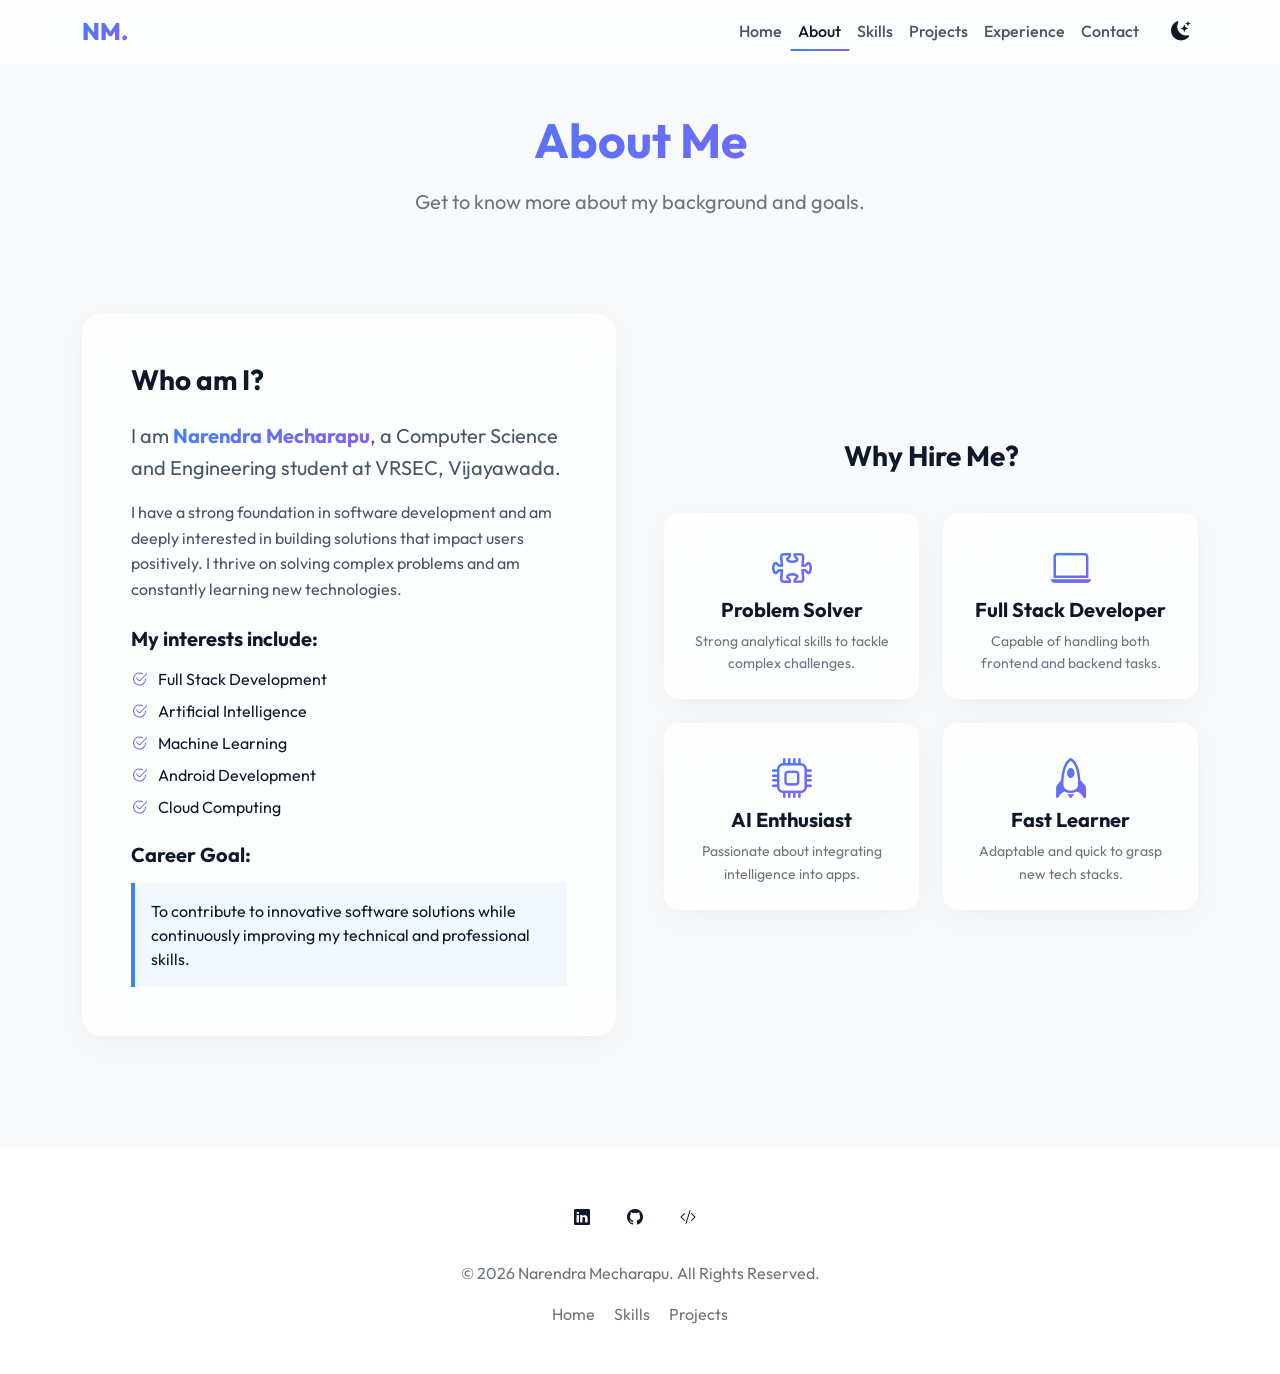
<file: about.html>
<!DOCTYPE html>
<html lang="en" data-theme="dark">
<head>
    <meta charset="UTF-8">
    <meta name="viewport" content="width=device-width, initial-scale=1.0">
    <title>About | Narendra Mecharapu</title>
    <!-- Bootstrap CSS -->
    <link href="https://cdn.jsdelivr.net/npm/bootstrap@5.3.0/dist/css/bootstrap.min.css" rel="stylesheet">
    <!-- Bootstrap Icons -->
    <link rel="stylesheet" href="https://cdn.jsdelivr.net/npm/bootstrap-icons@1.10.5/font/bootstrap-icons.css">
    <!-- Custom CSS -->
    <link rel="stylesheet" href="./assets/css/style.css">
</head>
<body>

    <!-- Navbar -->
    <nav class="navbar navbar-expand-lg fixed-top">
        <div class="container">
            <a class="navbar-brand text-gradient" href="index.html">NM.</a>
            <button class="navbar-toggler" type="button" data-bs-toggle="collapse" data-bs-target="#navbarNav">
                <i class="bi bi-list" style="color: var(--text-primary); font-size: 1.5rem;"></i>
            </button>
            <div class="collapse navbar-collapse" id="navbarNav">
                <ul class="navbar-nav ms-auto align-items-center">
                    <li class="nav-item"><a class="nav-link" href="index.html">Home</a></li>
                    <li class="nav-item"><a class="nav-link active" href="about.html">About</a></li>
                    <li class="nav-item"><a class="nav-link" href="skills.html">Skills</a></li>
                    <li class="nav-item"><a class="nav-link" href="projects.html">Projects</a></li>
                    <li class="nav-item"><a class="nav-link" href="experience.html">Experience</a></li>
                    <li class="nav-item"><a class="nav-link" href="contact.html">Contact</a></li>
                    <li class="nav-item ms-lg-3 mt-2 mt-lg-0">
                        <button id="theme-toggle" class="theme-toggle">
                            <i class="bi bi-sun-fill"></i>
                        </button>
                    </li>
                </ul>
            </div>
        </div>
    </nav>

    <!-- Page Header -->
    <section class="page-header mt-5">
        <div class="container reveal">
            <h1 class="page-title fw-bold text-gradient">About Me</h1>
            <p class="fs-5 text-secondary">Get to know more about my background and goals.</p>
        </div>
    </section>

    <!-- About Content -->
    <section class="py-5">
        <div class="container">
            <div class="row g-5 align-items-center">
                <div class="col-lg-6 reveal">
                    <div class="glass-panel p-4 p-md-5">
                        <h3 class="mb-4">Who am I?</h3>
                        <p class="fs-5">
                            I am <strong class="text-gradient">Narendra Mecharapu</strong>, a Computer Science and Engineering student at VRSEC, Vijayawada.
                        </p>
                        <p>
                            I have a strong foundation in software development and am deeply interested in building solutions that impact users positively. I thrive on solving complex problems and am constantly learning new technologies.
                        </p>
                        
                        <h5 class="mt-4 mb-3">My interests include:</h5>
                        <ul class="list-unstyled">
                            <li class="mb-2"><i class="bi bi-check2-circle text-gradient me-2"></i> Full Stack Development</li>
                            <li class="mb-2"><i class="bi bi-check2-circle text-gradient me-2"></i> Artificial Intelligence</li>
                            <li class="mb-2"><i class="bi bi-check2-circle text-gradient me-2"></i> Machine Learning</li>
                            <li class="mb-2"><i class="bi bi-check2-circle text-gradient me-2"></i> Android Development</li>
                            <li class="mb-2"><i class="bi bi-check2-circle text-gradient me-2"></i> Cloud Computing</li>
                        </ul>

                        <h5 class="mt-4 mb-3">Career Goal:</h5>
                        <div class="p-3 border-start border-4" style="border-color: var(--accent-color) !important; background: rgba(59, 130, 246, 0.05);">
                            To contribute to innovative software solutions while continuously improving my technical and professional skills.
                        </div>
                    </div>
                </div>
                
                <div class="col-lg-6">
                    <div class="row g-4">
                        <div class="col-12 text-center mb-2 reveal">
                            <h3 class="fw-bold">Why Hire Me?</h3>
                        </div>
                        <div class="col-sm-6 reveal">
                            <div class="glass-panel p-4 text-center h-100 stat-card">
                                <i class="bi bi-puzzle fs-1 text-gradient mb-3"></i>
                                <h5>Problem Solver</h5>
                                <p class="text-secondary small mb-0">Strong analytical skills to tackle complex challenges.</p>
                            </div>
                        </div>
                        <div class="col-sm-6 reveal">
                            <div class="glass-panel p-4 text-center h-100 stat-card">
                                <i class="bi bi-laptop fs-1 text-gradient mb-3"></i>
                                <h5>Full Stack Developer</h5>
                                <p class="text-secondary small mb-0">Capable of handling both frontend and backend tasks.</p>
                            </div>
                        </div>
                        <div class="col-sm-6 reveal">
                            <div class="glass-panel p-4 text-center h-100 stat-card">
                                <i class="bi bi-cpu fs-1 text-gradient mb-3"></i>
                                <h5>AI Enthusiast</h5>
                                <p class="text-secondary small mb-0">Passionate about integrating intelligence into apps.</p>
                            </div>
                        </div>
                        <div class="col-sm-6 reveal">
                            <div class="glass-panel p-4 text-center h-100 stat-card">
                                <i class="bi bi-rocket fs-1 text-gradient mb-3"></i>
                                <h5>Fast Learner</h5>
                                <p class="text-secondary small mb-0">Adaptable and quick to grasp new tech stacks.</p>
                            </div>
                        </div>
                    </div>
                </div>
            </div>
        </div>
    </section>

    <!-- Footer -->
    <footer>
        <div class="container text-center">
            <div class="social-links mb-4">
                <a href="#"><i class="bi bi-linkedin"></i></a>
                <a href="#"><i class="bi bi-github"></i></a>
                <a href="#"><i class="bi bi-code-slash"></i></a>
            </div>
            <p class="mb-0 text-secondary">&copy; 2026 Narendra Mecharapu. All Rights Reserved.</p>
            <div class="mt-3">
                <a href="index.html" class="text-secondary me-3">Home</a>
                <a href="skills.html" class="text-secondary me-3">Skills</a>
                <a href="projects.html" class="text-secondary">Projects</a>
            </div>
        </div>
    </footer>

    <!-- Bootstrap Bundle with Popper -->
    <script src="https://cdn.jsdelivr.net/npm/bootstrap@5.3.0/dist/js/bootstrap.bundle.min.js"></script>
    
    <!-- Custom Script -->
    <script src="./assets/js/script.js"></script>
</body>
</html>
</file>
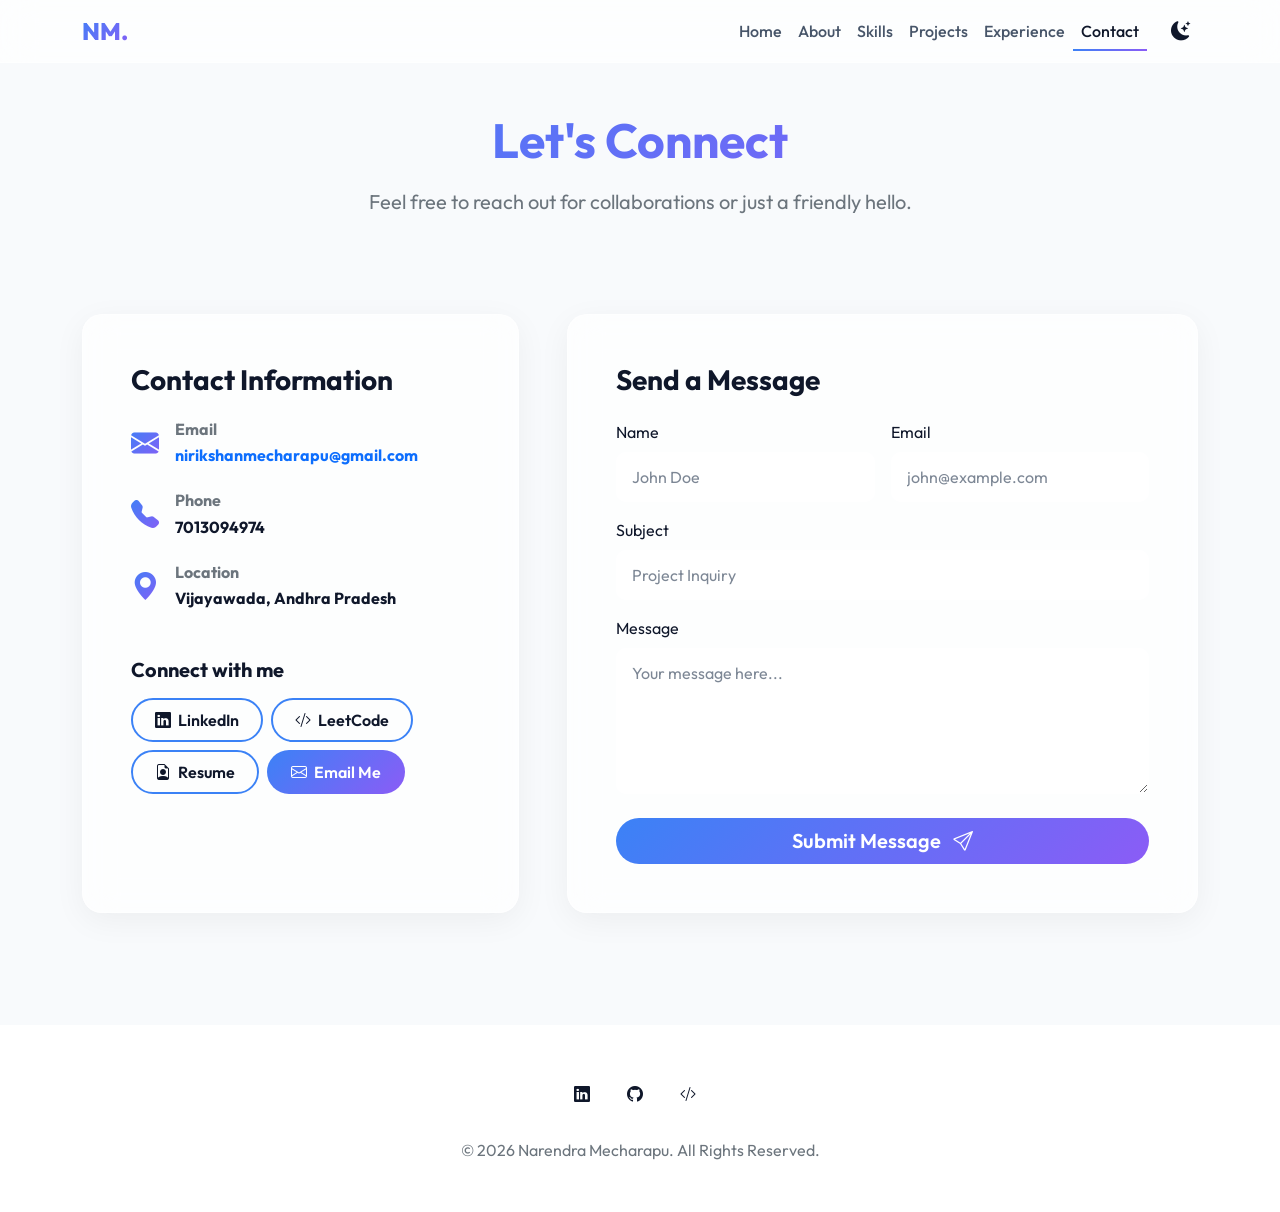
<file: contact.html>
<!DOCTYPE html>
<html lang="en" data-theme="dark">
<head>
    <meta charset="UTF-8">
    <meta name="viewport" content="width=device-width, initial-scale=1.0">
    <title>Contact | Narendra Mecharapu</title>
    <!-- Bootstrap CSS -->
    <link href="https://cdn.jsdelivr.net/npm/bootstrap@5.3.0/dist/css/bootstrap.min.css" rel="stylesheet">
    <!-- Bootstrap Icons -->
    <link rel="stylesheet" href="https://cdn.jsdelivr.net/npm/bootstrap-icons@1.10.5/font/bootstrap-icons.css">
    <!-- Custom CSS -->
    <link rel="stylesheet" href="./assets/css/style.css">
</head>
<body>

    <!-- Navbar -->
    <nav class="navbar navbar-expand-lg fixed-top">
        <div class="container">
            <a class="navbar-brand text-gradient" href="index.html">NM.</a>
            <button class="navbar-toggler" type="button" data-bs-toggle="collapse" data-bs-target="#navbarNav">
                <i class="bi bi-list" style="color: var(--text-primary); font-size: 1.5rem;"></i>
            </button>
            <div class="collapse navbar-collapse" id="navbarNav">
                <ul class="navbar-nav ms-auto align-items-center">
                    <li class="nav-item"><a class="nav-link" href="index.html">Home</a></li>
                    <li class="nav-item"><a class="nav-link" href="about.html">About</a></li>
                    <li class="nav-item"><a class="nav-link" href="skills.html">Skills</a></li>
                    <li class="nav-item"><a class="nav-link" href="projects.html">Projects</a></li>
                    <li class="nav-item"><a class="nav-link" href="experience.html">Experience</a></li>
                    <li class="nav-item"><a class="nav-link active" href="contact.html">Contact</a></li>
                    <li class="nav-item ms-lg-3 mt-2 mt-lg-0">
                        <button id="theme-toggle" class="theme-toggle">
                            <i class="bi bi-sun-fill"></i>
                        </button>
                    </li>
                </ul>
            </div>
        </div>
    </nav>

    <!-- Page Header -->
    <section class="page-header mt-5">
        <div class="container reveal">
            <h1 class="page-title fw-bold text-gradient">Let's Connect</h1>
            <p class="fs-5 text-secondary">Feel free to reach out for collaborations or just a friendly hello.</p>
        </div>
    </section>

    <!-- Contact Content -->
    <section class="py-5">
        <div class="container">
            <div class="row g-5">
                
                <!-- Contact Information -->
                <div class="col-lg-5 reveal">
                    <div class="glass-panel p-4 p-md-5 h-100">
                        <h3 class="mb-4">Contact Information</h3>
                        
                        <div class="d-flex align-items-center mb-4">
                            <div class="me-3 fs-3 text-gradient"><i class="bi bi-envelope-fill"></i></div>
                            <div>
                                <h6 class="mb-1 text-secondary">Email</h6>
                                <a href="mailto:nirikshanmecharapu@gmail.com" class="text-primary fw-bold text-decoration-none">nirikshanmecharapu@gmail.com</a>
                            </div>
                        </div>

                        <div class="d-flex align-items-center mb-4">
                            <div class="me-3 fs-3 text-gradient"><i class="bi bi-telephone-fill"></i></div>
                            <div>
                                <h6 class="mb-1 text-secondary">Phone</h6>
                                <span class="fw-bold">7013094974</span>
                            </div>
                        </div>

                        <div class="d-flex align-items-center mb-5">
                            <div class="me-3 fs-3 text-gradient"><i class="bi bi-geo-alt-fill"></i></div>
                            <div>
                                <h6 class="mb-1 text-secondary">Location</h6>
                                <span class="fw-bold">Vijayawada, Andhra Pradesh</span>
                            </div>
                        </div>

                        <h5 class="mb-3">Connect with me</h5>
                        <div class="d-flex flex-wrap gap-2">
                            <a href="#" class="btn btn-outline-custom"><i class="bi bi-linkedin me-1"></i> LinkedIn</a>
                            <a href="#" class="btn btn-outline-custom"><i class="bi bi-code-slash me-1"></i> LeetCode</a>
                            <a href="assets/documents/Narendra_Mecharapu_Resume.pdf" target="_blank" class="btn btn-outline-custom"><i class="bi bi-file-earmark-person me-1"></i> Resume</a>
                            <a href="mailto:nirikshanmecharapu@gmail.com" class="btn btn-custom"><i class="bi bi-envelope me-1"></i> Email Me</a>
                        </div>
                    </div>
                </div>

                <!-- Contact Form -->
                <div class="col-lg-7 reveal">
                    <div class="glass-panel p-4 p-md-5 h-100">
                        <h3 class="mb-4">Send a Message</h3>
                        <form action="#" method="POST" onsubmit="event.preventDefault(); alert('Message sent successfully! (This is a frontend demo)');">
                            <div class="row g-3">
                                <div class="col-md-6">
                                    <label for="name" class="form-label">Name</label>
                                    <input type="text" class="form-control" id="name" placeholder="John Doe" required>
                                </div>
                                <div class="col-md-6">
                                    <label for="email" class="form-label">Email</label>
                                    <input type="email" class="form-control" id="email" placeholder="john@example.com" required>
                                </div>
                                <div class="col-12">
                                    <label for="subject" class="form-label">Subject</label>
                                    <input type="text" class="form-control" id="subject" placeholder="Project Inquiry" required>
                                </div>
                                <div class="col-12">
                                    <label for="message" class="form-label">Message</label>
                                    <textarea class="form-control" id="message" rows="5" placeholder="Your message here..." required></textarea>
                                </div>
                                <div class="col-12 mt-4">
                                    <button type="submit" class="btn btn-custom w-100 py-2 fs-5">Submit Message <i class="bi bi-send ms-2"></i></button>
                                </div>
                            </div>
                        </form>
                    </div>
                </div>

            </div>
        </div>
    </section>

    <!-- Footer -->
    <footer>
        <div class="container text-center">
            <div class="social-links mb-4">
                <a href="#"><i class="bi bi-linkedin"></i></a>
                <a href="#"><i class="bi bi-github"></i></a>
                <a href="#"><i class="bi bi-code-slash"></i></a>
            </div>
            <p class="mb-0 text-secondary">&copy; 2026 Narendra Mecharapu. All Rights Reserved.</p>
        </div>
    </footer>

    <!-- Bootstrap Bundle with Popper -->
    <script src="https://cdn.jsdelivr.net/npm/bootstrap@5.3.0/dist/js/bootstrap.bundle.min.js"></script>
    
    <!-- Custom Script -->
    <script src="./assets/js/script.js"></script>
</body>
</html>
</file>
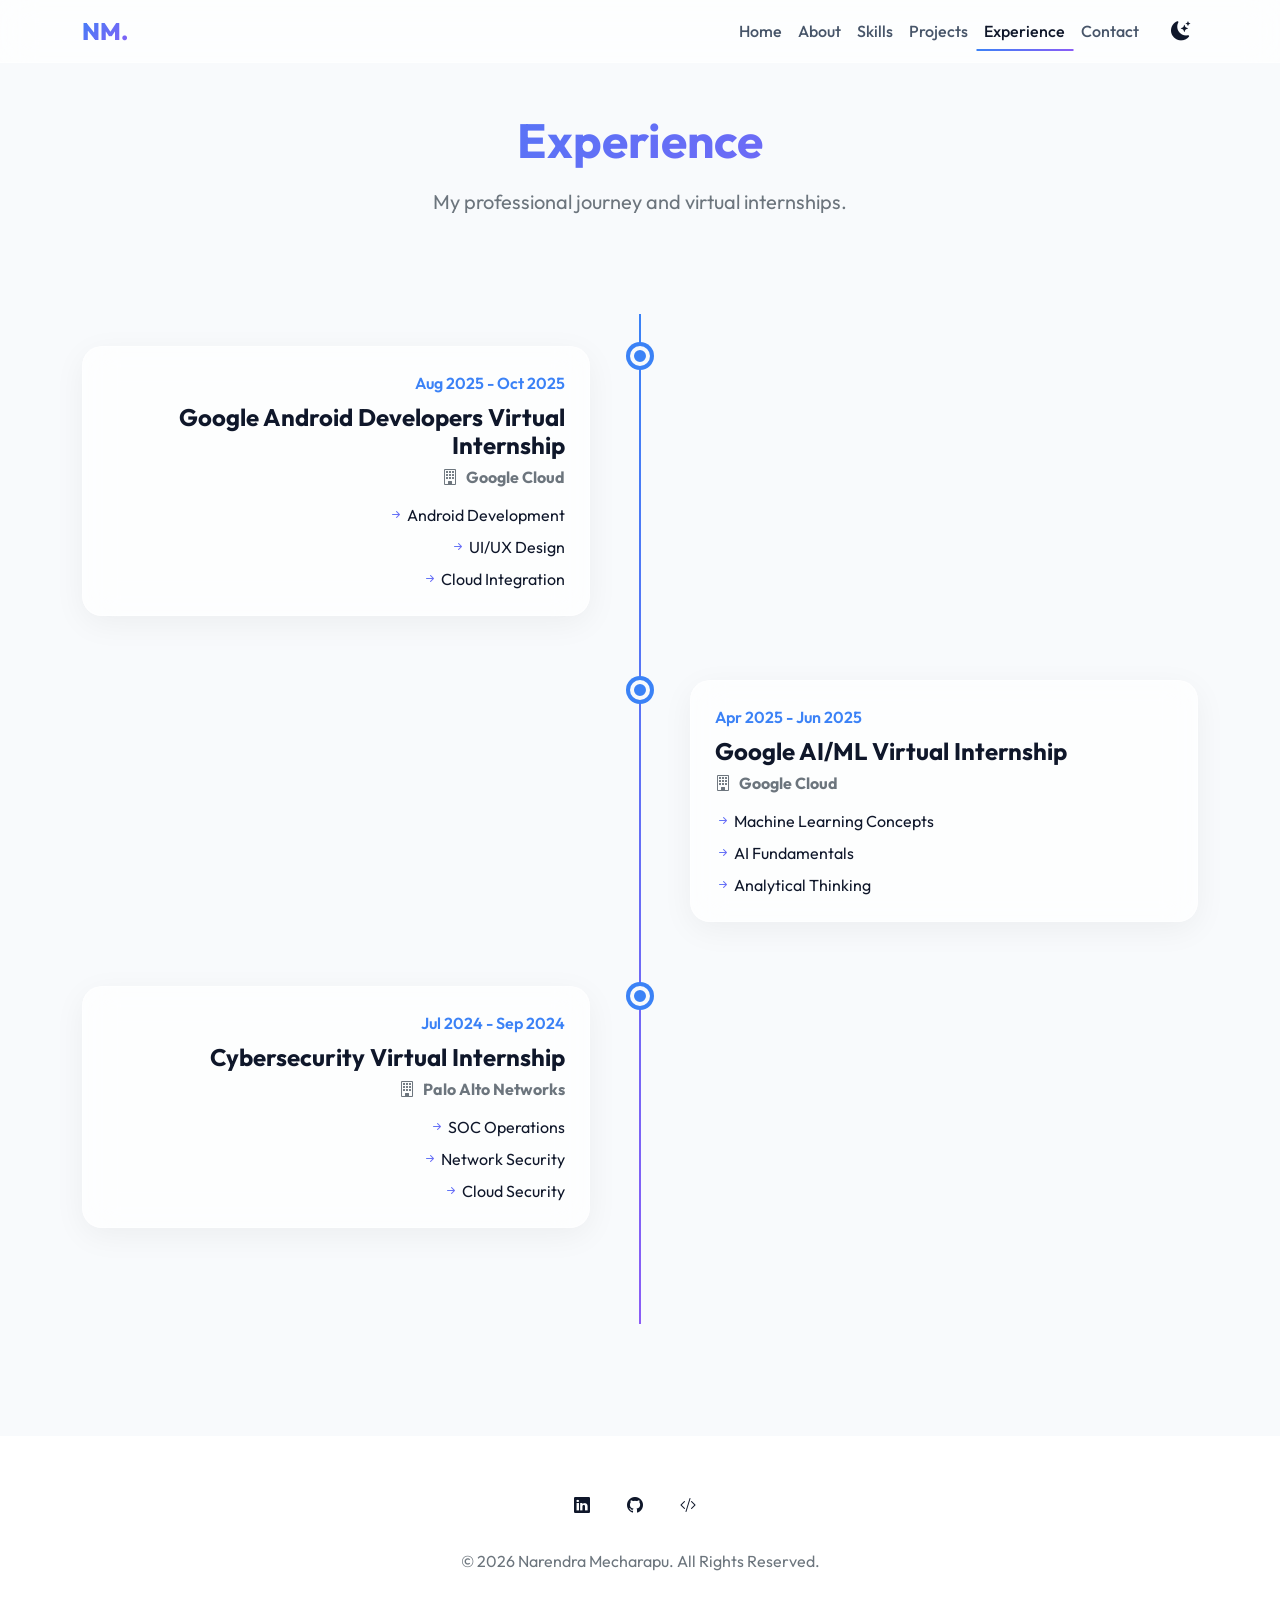
<file: experience.html>
<!DOCTYPE html>
<html lang="en" data-theme="dark">
<head>
    <meta charset="UTF-8">
    <meta name="viewport" content="width=device-width, initial-scale=1.0">
    <title>Experience | Narendra Mecharapu</title>
    <!-- Bootstrap CSS -->
    <link href="https://cdn.jsdelivr.net/npm/bootstrap@5.3.0/dist/css/bootstrap.min.css" rel="stylesheet">
    <!-- Bootstrap Icons -->
    <link rel="stylesheet" href="https://cdn.jsdelivr.net/npm/bootstrap-icons@1.10.5/font/bootstrap-icons.css">
    <!-- Custom CSS -->
    <link rel="stylesheet" href="./assets/css/style.css">
</head>
<body>

    <!-- Navbar -->
    <nav class="navbar navbar-expand-lg fixed-top">
        <div class="container">
            <a class="navbar-brand text-gradient" href="index.html">NM.</a>
            <button class="navbar-toggler" type="button" data-bs-toggle="collapse" data-bs-target="#navbarNav">
                <i class="bi bi-list" style="color: var(--text-primary); font-size: 1.5rem;"></i>
            </button>
            <div class="collapse navbar-collapse" id="navbarNav">
                <ul class="navbar-nav ms-auto align-items-center">
                    <li class="nav-item"><a class="nav-link" href="index.html">Home</a></li>
                    <li class="nav-item"><a class="nav-link" href="about.html">About</a></li>
                    <li class="nav-item"><a class="nav-link" href="skills.html">Skills</a></li>
                    <li class="nav-item"><a class="nav-link" href="projects.html">Projects</a></li>
                    <li class="nav-item"><a class="nav-link active" href="experience.html">Experience</a></li>
                    <li class="nav-item"><a class="nav-link" href="contact.html">Contact</a></li>
                    <li class="nav-item ms-lg-3 mt-2 mt-lg-0">
                        <button id="theme-toggle" class="theme-toggle">
                            <i class="bi bi-sun-fill"></i>
                        </button>
                    </li>
                </ul>
            </div>
        </div>
    </nav>

    <!-- Page Header -->
    <section class="page-header mt-5">
        <div class="container reveal">
            <h1 class="page-title fw-bold text-gradient">Experience</h1>
            <p class="fs-5 text-secondary">My professional journey and virtual internships.</p>
        </div>
    </section>

    <!-- Experience Content -->
    <section class="py-5">
        <div class="container">
            <div class="timeline">
                
                <!-- Experience Item 1 -->
                <div class="timeline-item reveal">
                    <div class="timeline-dot"></div>
                    <div class="glass-panel p-4">
                        <div class="timeline-date">Aug 2025 - Oct 2025</div>
                        <h4 class="fw-bold">Google Android Developers Virtual Internship</h4>
                        <h6 class="text-secondary mb-3"><i class="bi bi-building me-2"></i>Google Cloud</h6>
                        <ul class="list-unstyled mb-0">
                            <li class="mb-2"><i class="bi bi-arrow-right-short text-gradient"></i> Android Development</li>
                            <li class="mb-2"><i class="bi bi-arrow-right-short text-gradient"></i> UI/UX Design</li>
                            <li><i class="bi bi-arrow-right-short text-gradient"></i> Cloud Integration</li>
                        </ul>
                    </div>
                </div>

                <!-- Experience Item 2 -->
                <div class="timeline-item reveal">
                    <div class="timeline-dot"></div>
                    <div class="glass-panel p-4">
                        <div class="timeline-date">Apr 2025 - Jun 2025</div>
                        <h4 class="fw-bold">Google AI/ML Virtual Internship</h4>
                        <h6 class="text-secondary mb-3"><i class="bi bi-building me-2"></i>Google Cloud</h6>
                        <ul class="list-unstyled mb-0">
                            <li class="mb-2"><i class="bi bi-arrow-right-short text-gradient"></i> Machine Learning Concepts</li>
                            <li class="mb-2"><i class="bi bi-arrow-right-short text-gradient"></i> AI Fundamentals</li>
                            <li><i class="bi bi-arrow-right-short text-gradient"></i> Analytical Thinking</li>
                        </ul>
                    </div>
                </div>

                <!-- Experience Item 3 -->
                <div class="timeline-item reveal">
                    <div class="timeline-dot"></div>
                    <div class="glass-panel p-4">
                        <div class="timeline-date">Jul 2024 - Sep 2024</div>
                        <h4 class="fw-bold">Cybersecurity Virtual Internship</h4>
                        <h6 class="text-secondary mb-3"><i class="bi bi-building me-2"></i>Palo Alto Networks</h6>
                        <ul class="list-unstyled mb-0">
                            <li class="mb-2"><i class="bi bi-arrow-right-short text-gradient"></i> SOC Operations</li>
                            <li class="mb-2"><i class="bi bi-arrow-right-short text-gradient"></i> Network Security</li>
                            <li><i class="bi bi-arrow-right-short text-gradient"></i> Cloud Security</li>
                        </ul>
                    </div>
                </div>

            </div>
        </div>
    </section>

    <!-- Footer -->
    <footer>
        <div class="container text-center">
            <div class="social-links mb-4">
                <a href="#"><i class="bi bi-linkedin"></i></a>
                <a href="#"><i class="bi bi-github"></i></a>
                <a href="#"><i class="bi bi-code-slash"></i></a>
            </div>
            <p class="mb-0 text-secondary">&copy; 2026 Narendra Mecharapu. All Rights Reserved.</p>
        </div>
    </footer>

    <!-- Bootstrap Bundle with Popper -->
    <script src="https://cdn.jsdelivr.net/npm/bootstrap@5.3.0/dist/js/bootstrap.bundle.min.js"></script>
    
    <!-- Custom Script -->
    <script src="./assets/js/script.js"></script>
</body>
</html>
</file>
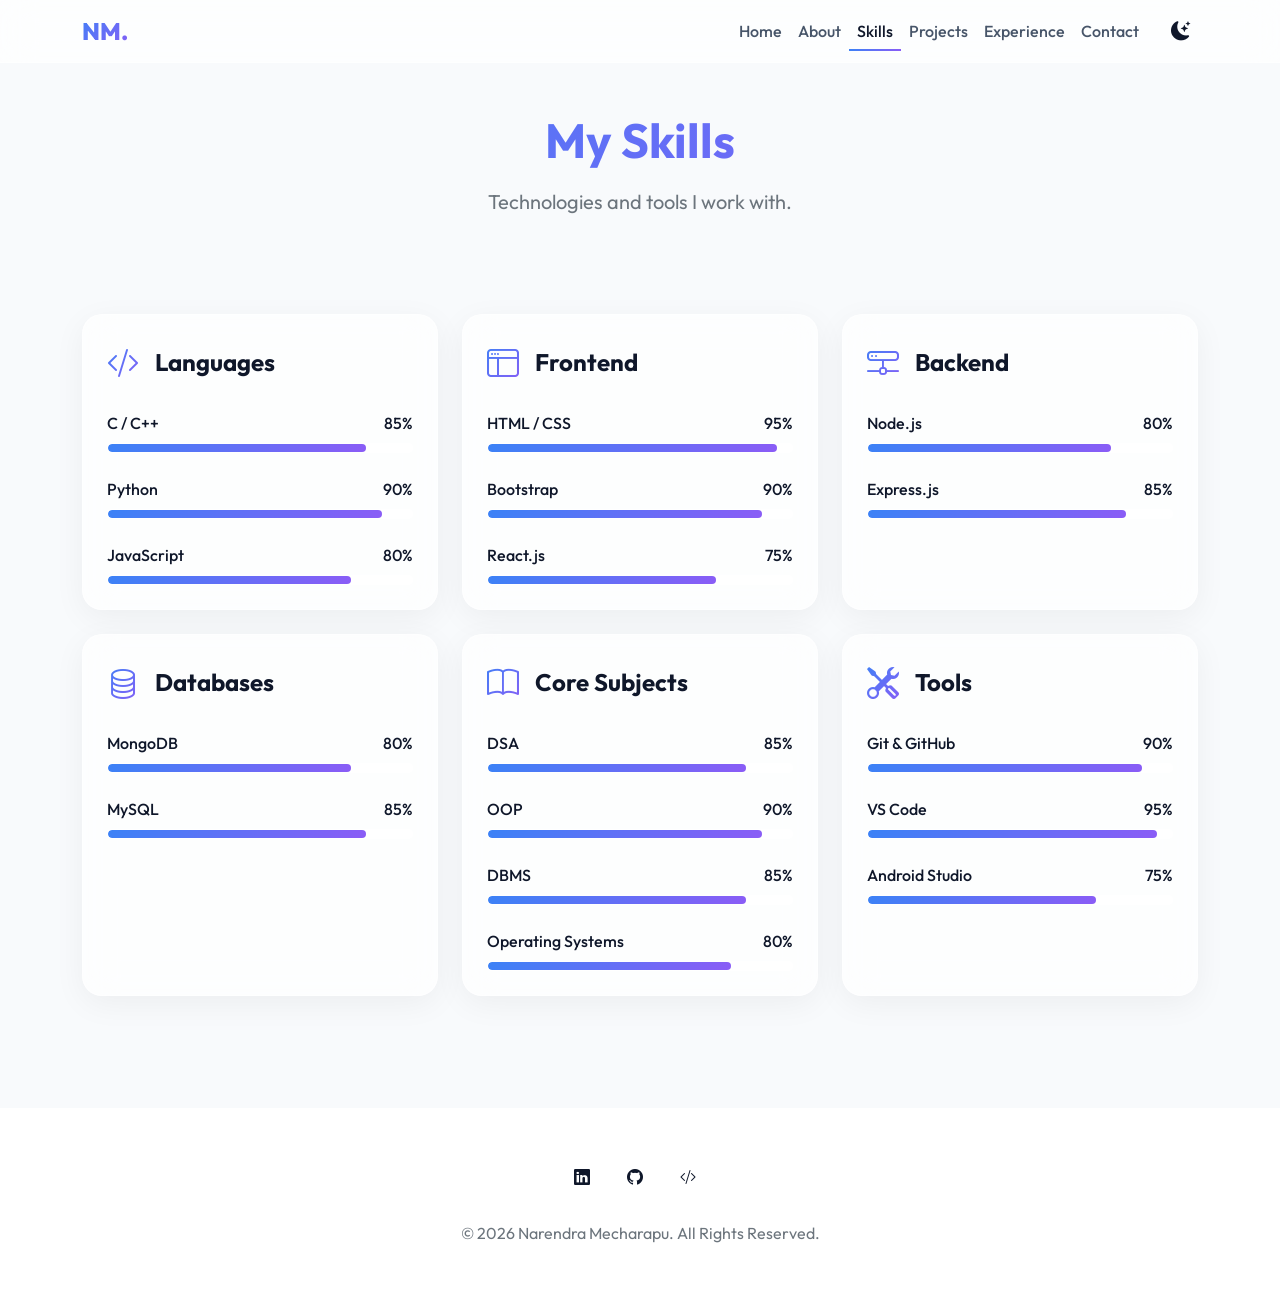
<file: skills.html>
<!DOCTYPE html>
<html lang="en" data-theme="dark">
<head>
    <meta charset="UTF-8">
    <meta name="viewport" content="width=device-width, initial-scale=1.0">
    <title>Skills | Narendra Mecharapu</title>
    <!-- Bootstrap CSS -->
    <link href="https://cdn.jsdelivr.net/npm/bootstrap@5.3.0/dist/css/bootstrap.min.css" rel="stylesheet">
    <!-- Bootstrap Icons -->
    <link rel="stylesheet" href="https://cdn.jsdelivr.net/npm/bootstrap-icons@1.10.5/font/bootstrap-icons.css">
    <!-- Custom CSS -->
    <link rel="stylesheet" href="./assets/css/style.css">
</head>
<body>

    <!-- Navbar -->
    <nav class="navbar navbar-expand-lg fixed-top">
        <div class="container">
            <a class="navbar-brand text-gradient" href="index.html">NM.</a>
            <button class="navbar-toggler" type="button" data-bs-toggle="collapse" data-bs-target="#navbarNav">
                <i class="bi bi-list" style="color: var(--text-primary); font-size: 1.5rem;"></i>
            </button>
            <div class="collapse navbar-collapse" id="navbarNav">
                <ul class="navbar-nav ms-auto align-items-center">
                    <li class="nav-item"><a class="nav-link" href="index.html">Home</a></li>
                    <li class="nav-item"><a class="nav-link" href="about.html">About</a></li>
                    <li class="nav-item"><a class="nav-link active" href="skills.html">Skills</a></li>
                    <li class="nav-item"><a class="nav-link" href="projects.html">Projects</a></li>
                    <li class="nav-item"><a class="nav-link" href="experience.html">Experience</a></li>
                    <li class="nav-item"><a class="nav-link" href="contact.html">Contact</a></li>
                    <li class="nav-item ms-lg-3 mt-2 mt-lg-0">
                        <button id="theme-toggle" class="theme-toggle">
                            <i class="bi bi-sun-fill"></i>
                        </button>
                    </li>
                </ul>
            </div>
        </div>
    </nav>

    <!-- Page Header -->
    <section class="page-header mt-5">
        <div class="container reveal">
            <h1 class="page-title fw-bold text-gradient">My Skills</h1>
            <p class="fs-5 text-secondary">Technologies and tools I work with.</p>
        </div>
    </section>

    <!-- Skills Content -->
    <section class="py-5">
        <div class="container">
            <div class="row g-4">
                
                <!-- Programming Languages -->
                <div class="col-md-6 col-lg-4 reveal">
                    <div class="glass-panel p-4 h-100">
                        <div class="d-flex align-items-center mb-4">
                            <i class="bi bi-code-slash fs-2 text-gradient me-3"></i>
                            <h4 class="mb-0">Languages</h4>
                        </div>
                        
                        <div class="progress-container">
                            <div class="progress-label"><span>C / C++</span><span>85%</span></div>
                            <div class="progress-bar-bg">
                                <div class="progress-bar-fill" data-width="85"></div>
                            </div>
                        </div>
                        
                        <div class="progress-container">
                            <div class="progress-label"><span>Python</span><span>90%</span></div>
                            <div class="progress-bar-bg">
                                <div class="progress-bar-fill" data-width="90"></div>
                            </div>
                        </div>
                        
                        <div class="progress-container mb-0">
                            <div class="progress-label"><span>JavaScript</span><span>80%</span></div>
                            <div class="progress-bar-bg">
                                <div class="progress-bar-fill" data-width="80"></div>
                            </div>
                        </div>
                    </div>
                </div>

                <!-- Frontend -->
                <div class="col-md-6 col-lg-4 reveal">
                    <div class="glass-panel p-4 h-100">
                        <div class="d-flex align-items-center mb-4">
                            <i class="bi bi-window-sidebar fs-2 text-gradient me-3"></i>
                            <h4 class="mb-0">Frontend</h4>
                        </div>
                        
                        <div class="progress-container">
                            <div class="progress-label"><span>HTML / CSS</span><span>95%</span></div>
                            <div class="progress-bar-bg">
                                <div class="progress-bar-fill" data-width="95"></div>
                            </div>
                        </div>
                        
                        <div class="progress-container">
                            <div class="progress-label"><span>Bootstrap</span><span>90%</span></div>
                            <div class="progress-bar-bg">
                                <div class="progress-bar-fill" data-width="90"></div>
                            </div>
                        </div>
                        
                        <div class="progress-container mb-0">
                            <div class="progress-label"><span>React.js</span><span>75%</span></div>
                            <div class="progress-bar-bg">
                                <div class="progress-bar-fill" data-width="75"></div>
                            </div>
                        </div>
                    </div>
                </div>

                <!-- Backend -->
                <div class="col-md-6 col-lg-4 reveal">
                    <div class="glass-panel p-4 h-100">
                        <div class="d-flex align-items-center mb-4">
                            <i class="bi bi-hdd-network fs-2 text-gradient me-3"></i>
                            <h4 class="mb-0">Backend</h4>
                        </div>
                        
                        <div class="progress-container">
                            <div class="progress-label"><span>Node.js</span><span>80%</span></div>
                            <div class="progress-bar-bg">
                                <div class="progress-bar-fill" data-width="80"></div>
                            </div>
                        </div>
                        
                        <div class="progress-container mb-0">
                            <div class="progress-label"><span>Express.js</span><span>85%</span></div>
                            <div class="progress-bar-bg">
                                <div class="progress-bar-fill" data-width="85"></div>
                            </div>
                        </div>
                    </div>
                </div>

                <!-- Databases -->
                <div class="col-md-6 col-lg-4 reveal">
                    <div class="glass-panel p-4 h-100">
                        <div class="d-flex align-items-center mb-4">
                            <i class="bi bi-database fs-2 text-gradient me-3"></i>
                            <h4 class="mb-0">Databases</h4>
                        </div>
                        
                        <div class="progress-container">
                            <div class="progress-label"><span>MongoDB</span><span>80%</span></div>
                            <div class="progress-bar-bg">
                                <div class="progress-bar-fill" data-width="80"></div>
                            </div>
                        </div>
                        
                        <div class="progress-container mb-0">
                            <div class="progress-label"><span>MySQL</span><span>85%</span></div>
                            <div class="progress-bar-bg">
                                <div class="progress-bar-fill" data-width="85"></div>
                            </div>
                        </div>
                    </div>
                </div>

                <!-- Core Subjects -->
                <div class="col-md-6 col-lg-4 reveal">
                    <div class="glass-panel p-4 h-100">
                        <div class="d-flex align-items-center mb-4">
                            <i class="bi bi-book fs-2 text-gradient me-3"></i>
                            <h4 class="mb-0">Core Subjects</h4>
                        </div>
                        
                        <div class="progress-container">
                            <div class="progress-label"><span>DSA</span><span>85%</span></div>
                            <div class="progress-bar-bg">
                                <div class="progress-bar-fill" data-width="85"></div>
                            </div>
                        </div>
                        
                        <div class="progress-container">
                            <div class="progress-label"><span>OOP</span><span>90%</span></div>
                            <div class="progress-bar-bg">
                                <div class="progress-bar-fill" data-width="90"></div>
                            </div>
                        </div>
                        
                        <div class="progress-container">
                            <div class="progress-label"><span>DBMS</span><span>85%</span></div>
                            <div class="progress-bar-bg">
                                <div class="progress-bar-fill" data-width="85"></div>
                            </div>
                        </div>
                        
                        <div class="progress-container mb-0">
                            <div class="progress-label"><span>Operating Systems</span><span>80%</span></div>
                            <div class="progress-bar-bg">
                                <div class="progress-bar-fill" data-width="80"></div>
                            </div>
                        </div>
                    </div>
                </div>

                <!-- Tools -->
                <div class="col-md-6 col-lg-4 reveal">
                    <div class="glass-panel p-4 h-100">
                        <div class="d-flex align-items-center mb-4">
                            <i class="bi bi-tools fs-2 text-gradient me-3"></i>
                            <h4 class="mb-0">Tools</h4>
                        </div>
                        
                        <div class="progress-container">
                            <div class="progress-label"><span>Git & GitHub</span><span>90%</span></div>
                            <div class="progress-bar-bg">
                                <div class="progress-bar-fill" data-width="90"></div>
                            </div>
                        </div>
                        
                        <div class="progress-container">
                            <div class="progress-label"><span>VS Code</span><span>95%</span></div>
                            <div class="progress-bar-bg">
                                <div class="progress-bar-fill" data-width="95"></div>
                            </div>
                        </div>
                        
                        <div class="progress-container mb-0">
                            <div class="progress-label"><span>Android Studio</span><span>75%</span></div>
                            <div class="progress-bar-bg">
                                <div class="progress-bar-fill" data-width="75"></div>
                            </div>
                        </div>
                    </div>
                </div>

            </div>
        </div>
    </section>

    <!-- Footer -->
    <footer>
        <div class="container text-center">
            <div class="social-links mb-4">
                <a href="#"><i class="bi bi-linkedin"></i></a>
                <a href="#"><i class="bi bi-github"></i></a>
                <a href="#"><i class="bi bi-code-slash"></i></a>
            </div>
            <p class="mb-0 text-secondary">&copy; 2026 Narendra Mecharapu. All Rights Reserved.</p>
        </div>
    </footer>

    <!-- Bootstrap Bundle with Popper -->
    <script src="https://cdn.jsdelivr.net/npm/bootstrap@5.3.0/dist/js/bootstrap.bundle.min.js"></script>
    
    <!-- Custom Script -->
    <script src="./assets/js/script.js"></script>
</body>
</html>
</file>
<file: assets/css/style.css>
@import url('https://fonts.googleapis.com/css2?family=Outfit:wght@300;400;500;600;700;800&display=swap');

:root {
    /* Light Theme Variables */
    --bg-primary: #f8fafc;
    --bg-secondary: #ffffff;
    --text-primary: #0f172a;
    --text-secondary: #475569;
    --accent-color: #3b82f6;
    --accent-hover: #2563eb;
    --gradient-1: linear-gradient(135deg, #3b82f6, #8b5cf6);
    --glass-bg: rgba(255, 255, 255, 0.7);
    --glass-border: rgba(255, 255, 255, 0.5);
    --card-shadow: 0 8px 32px rgba(0, 0, 0, 0.05);
}

[data-theme="dark"] {
    /* Dark Theme Variables */
    --bg-primary: #0f172a;
    --bg-secondary: #1e293b;
    --text-primary: #f8fafc;
    --text-secondary: #cbd5e1;
    --accent-color: #60a5fa;
    --accent-hover: #93c5fd;
    --gradient-1: linear-gradient(135deg, #60a5fa, #c084fc);
    --glass-bg: rgba(30, 41, 59, 0.7);
    --glass-border: rgba(255, 255, 255, 0.1);
    --card-shadow: 0 8px 32px rgba(0, 0, 0, 0.3);
}

* {
    margin: 0;
    padding: 0;
    box-sizing: border-box;
    font-family: 'Outfit', sans-serif;
    transition: background-color 0.3s ease, color 0.3s ease;
}

body {
    background-color: var(--bg-primary);
    color: var(--text-primary);
    overflow-x: hidden;
}

h1, h2, h3, h4, h5, h6 {
    color: var(--text-primary);
    font-weight: 700;
}

p {
    color: var(--text-secondary);
    line-height: 1.6;
}

a {
    text-decoration: none;
    color: var(--accent-color);
    transition: color 0.3s ease;
}

a:hover {
    color: var(--accent-hover);
}

/* Glassmorphism Utilities */
.glass-panel {
    background: var(--glass-bg);
    backdrop-filter: blur(16px);
    -webkit-backdrop-filter: blur(16px);
    border: 1px solid var(--glass-border);
    border-radius: 20px;
    box-shadow: var(--card-shadow);
}

.text-gradient {
    background: var(--gradient-1);
    -webkit-background-clip: text;
    -webkit-text-fill-color: transparent;
    background-clip: text;
}

/* Navbar */
.navbar {
    background: var(--glass-bg);
    backdrop-filter: blur(16px);
    -webkit-backdrop-filter: blur(16px);
    border-bottom: 1px solid var(--glass-border);
}

.navbar-brand {
    font-weight: 800;
    font-size: 1.5rem;
}

.nav-link {
    font-weight: 500;
    color: var(--text-secondary) !important;
    position: relative;
}

.nav-link.active, .nav-link:hover {
    color: var(--text-primary) !important;
}

.nav-link::after {
    content: '';
    position: absolute;
    width: 0;
    height: 2px;
    bottom: 0;
    left: 50%;
    background: var(--gradient-1);
    transition: all 0.3s ease;
    transform: translateX(-50%);
}

.nav-link:hover::after, .nav-link.active::after {
    width: 100%;
}

/* Theme Toggle Button */
.theme-toggle {
    background: none;
    border: none;
    color: var(--text-primary);
    font-size: 1.2rem;
    cursor: pointer;
    padding: 0.5rem;
    border-radius: 50%;
    transition: transform 0.3s ease;
}

.theme-toggle:hover {
    transform: rotate(30deg);
}

/* Custom Buttons */
.btn-custom {
    background: var(--gradient-1);
    color: white;
    border: none;
    padding: 10px 24px;
    border-radius: 30px;
    font-weight: 600;
    transition: transform 0.3s ease, box-shadow 0.3s ease;
}

.btn-custom:hover {
    transform: translateY(-2px);
    box-shadow: 0 10px 20px rgba(0, 0, 0, 0.15);
    color: white;
}

.btn-outline-custom {
    background: transparent;
    color: var(--text-primary);
    border: 2px solid var(--accent-color);
    padding: 8px 22px;
    border-radius: 30px;
    font-weight: 600;
    transition: all 0.3s ease;
}

.btn-outline-custom:hover {
    background: var(--accent-color);
    color: white;
    transform: translateY(-2px);
}

/* Hero Section */
.hero-section {
    min-height: calc(100vh - 76px);
    display: flex;
    align-items: center;
    position: relative;
    padding: 4rem 0;
}

.profile-img-container {
    position: relative;
    width: 300px;
    height: 300px;
    margin: 0 auto;
    border-radius: 50%;
    padding: 10px;
    background: var(--gradient-1);
    box-shadow: 0 0 40px rgba(96, 165, 250, 0.3);
    animation: float 6s ease-in-out infinite;
}

.profile-img {
    width: 100%;
    height: 100%;
    object-fit: cover;
    border-radius: 50%;
    border: 5px solid var(--bg-primary);
}

/* Statistics Cards */
.stat-card {
    padding: 1.5rem;
    text-align: center;
    border-radius: 15px;
    transition: transform 0.3s ease;
}

.stat-card:hover {
    transform: translateY(-5px);
}

.stat-number {
    font-size: 2.5rem;
    font-weight: 800;
    margin-bottom: 0.5rem;
}

.stat-label {
    font-size: 0.9rem;
    font-weight: 500;
    text-transform: uppercase;
    letter-spacing: 1px;
}

/* Footer */
footer {
    background: var(--bg-secondary);
    border-top: 1px solid var(--glass-border);
    padding: 3rem 0;
    margin-top: 4rem;
}

.social-links a {
    display: inline-flex;
    align-items: center;
    justify-content: center;
    width: 40px;
    height: 40px;
    border-radius: 50%;
    background: var(--glass-bg);
    color: var(--text-primary);
    margin-right: 10px;
    transition: all 0.3s ease;
    border: 1px solid var(--glass-border);
}

.social-links a:hover {
    background: var(--gradient-1);
    color: white;
    transform: translateY(-3px);
}

/* Animations */
@keyframes float {
    0% { transform: translateY(0px); }
    50% { transform: translateY(-20px); }
    100% { transform: translateY(0px); }
}

.reveal {
    opacity: 0;
    transform: translateY(30px);
    transition: all 0.8s ease;
}

.reveal.active {
    opacity: 1;
    transform: translateY(0);
}

/* Typing Effect */
.typing-container {
    display: inline-block;
    min-height: 40px;
}

.typing-text {
    border-right: 3px solid var(--accent-color);
    animation: blink 0.75s step-end infinite;
    padding-right: 5px;
}

@keyframes blink {
    from, to { border-color: transparent }
    50% { border-color: var(--accent-color); }
}

/* Page Headers */
.page-header {
    padding: 4rem 0 2rem;
    text-align: center;
}

.page-title {
    font-size: 3rem;
    margin-bottom: 1rem;
}

/* Skill Bars */
.progress-container {
    margin-bottom: 1.5rem;
}

.progress-label {
    display: flex;
    justify-content: space-between;
    margin-bottom: 0.5rem;
    font-weight: 500;
}

.progress-bar-bg {
    width: 100%;
    height: 10px;
    background: var(--bg-secondary);
    border-radius: 10px;
    overflow: hidden;
    border: 1px solid var(--glass-border);
}

.progress-bar-fill {
    height: 100%;
    background: var(--gradient-1);
    border-radius: 10px;
    width: 0; /* Animated via JS */
    transition: width 1.5s cubic-bezier(0.1, 0.5, 0.1, 1);
}

/* Project Cards */
.project-card {
    height: 100%;
    overflow: hidden;
    position: relative;
    border-radius: 20px;
}

.project-img-container {
    height: 200px;
    overflow: hidden;
}

.project-img {
    width: 100%;
    height: 100%;
    object-fit: cover;
    transition: transform 0.5s ease;
}

.project-card:hover .project-img {
    transform: scale(1.1);
}

.tech-badge {
    background: var(--bg-primary);
    color: var(--text-primary);
    padding: 4px 12px;
    border-radius: 20px;
    font-size: 0.8rem;
    font-weight: 500;
    margin-right: 8px;
    margin-bottom: 8px;
    display: inline-block;
    border: 1px solid var(--glass-border);
}

/* Timeline */
.timeline {
    position: relative;
    padding: 2rem 0;
}

.timeline::before {
    content: '';
    position: absolute;
    top: 0;
    bottom: 0;
    left: 20px;
    width: 2px;
    background: var(--gradient-1);
}

.timeline-item {
    position: relative;
    padding-left: 50px;
    margin-bottom: 3rem;
}

.timeline-dot {
    position: absolute;
    left: 11px;
    top: 0;
    width: 20px;
    height: 20px;
    border-radius: 50%;
    background: var(--accent-color);
    border: 4px solid var(--bg-primary);
    box-shadow: 0 0 0 4px var(--accent-color);
}

.timeline-date {
    font-weight: 600;
    color: var(--accent-color);
    margin-bottom: 0.5rem;
}

@media (min-width: 768px) {
    .timeline::before {
        left: 50%;
        transform: translateX(-50%);
    }
    
    .timeline-item {
        width: 50%;
        margin-bottom: 4rem;
    }
    
    .timeline-item:nth-child(odd) {
        padding-right: 50px;
        padding-left: 0;
        text-align: right;
    }
    
    .timeline-item:nth-child(even) {
        margin-left: 50%;
        padding-left: 50px;
    }
    
    .timeline-item:nth-child(odd) .timeline-dot {
        left: auto;
        right: -10px;
    }
    
    .timeline-item:nth-child(even) .timeline-dot {
        left: -10px;
    }
}

/* Contact Form */
.form-control {
    background: var(--bg-secondary);
    border: 1px solid var(--glass-border);
    color: var(--text-primary);
    padding: 12px 15px;
    border-radius: 10px;
}

.form-control:focus {
    background: var(--bg-primary);
    color: var(--text-primary);
    border-color: var(--accent-color);
    box-shadow: 0 0 0 0.25rem rgba(59, 130, 246, 0.25);
}

.form-control::placeholder {
    color: var(--text-secondary);
    opacity: 0.7;
}

/* Utilities */
.mb-4 { margin-bottom: 1.5rem; }
.mb-5 { margin-bottom: 3rem; }
.mt-5 { margin-top: 3rem; }
.py-5 { padding-top: 3rem; padding-bottom: 3rem; }

/* Responsive Adjustments */
@media (max-width: 1399px) {
    .page-title {
        font-size: 3rem;
    }
}

@media (max-width: 1199px) {
    /* Laptops and smaller desktops */
    .hero-section {
        padding: 5rem 0 2rem;
        min-height: auto;
    }
    .page-title {
        font-size: 2.8rem;
    }
    .profile-img-container {
        width: 280px;
        height: 280px;
    }
    .glass-panel {
        padding: 2rem;
    }
}

@media (max-width: 991px) {
    /* Tablets and small laptops */
    .hero-section {
        padding: 6rem 0 3rem;
        text-align: center;
    }
    .hero-section .pe-md-5 {
        padding-right: 0 !important;
    }
    .hero-section .d-flex.gap-3 {
        justify-content: center;
    }
    .page-title {
        font-size: 2.5rem;
    }
    .profile-img-container {
        width: 250px;
        height: 250px;
        margin-bottom: 2rem;
    }
    .navbar-collapse {
        background: var(--bg-secondary);
        padding: 1rem;
        border-radius: 10px;
        border: 1px solid var(--glass-border);
        margin-top: 10px;
        box-shadow: var(--card-shadow);
    }
    .nav-item {
        margin-bottom: 0.5rem;
    }
    .timeline::before {
        left: 20px;
    }
    .timeline-item {
        width: 100%;
        padding-left: 50px;
        padding-right: 0 !important;
        text-align: left !important;
        margin-left: 0 !important;
    }
    .timeline-item:nth-child(odd) .timeline-dot,
    .timeline-item:nth-child(even) .timeline-dot {
        left: 11px;
        right: auto;
    }
}

@media (max-width: 768px) {
    /* Tablets and large phones */
    .profile-img-container {
        width: 220px;
        height: 220px;
    }
    h1.display-3 {
        font-size: 2.2rem;
    }
    .stat-number {
        font-size: 1.8rem;
    }
    .page-header {
        padding: 3rem 0 1.5rem;
    }
    .glass-panel {
        padding: 1.5rem;
    }
    .project-img-container {
        height: 180px;
    }
    .progress-label {
        font-size: 0.9rem;
    }
}

@media (max-width: 576px) {
    /* Small phones */
    .profile-img-container {
        width: 180px;
        height: 180px;
    }
    h1.display-3 {
        font-size: 1.8rem;
    }
    .page-title {
        font-size: 1.8rem;
    }
    .stat-card {
        padding: 1rem;
    }
    .stat-number {
        font-size: 1.5rem;
    }
    .stat-label {
        font-size: 0.8rem;
    }
    .btn-custom, .btn-outline-custom {
        padding: 8px 16px;
        font-size: 0.9rem;
        width: 100%;
        margin-bottom: 0.5rem;
    }
    .hero-section .d-flex.gap-3 {
        flex-direction: column;
        width: 100%;
    }
    .timeline-item {
        padding-left: 40px;
    }
    .timeline::before {
        left: 15px;
    }
    .timeline-dot {
        left: 6px;
        width: 16px;
        height: 16px;
    }
    .hero-section h5 {
        font-size: 1rem;
    }
    .typing-container {
        font-size: 1rem !important;
    }
    .navbar-brand {
        font-size: 1.2rem;
    }
}
</file>
